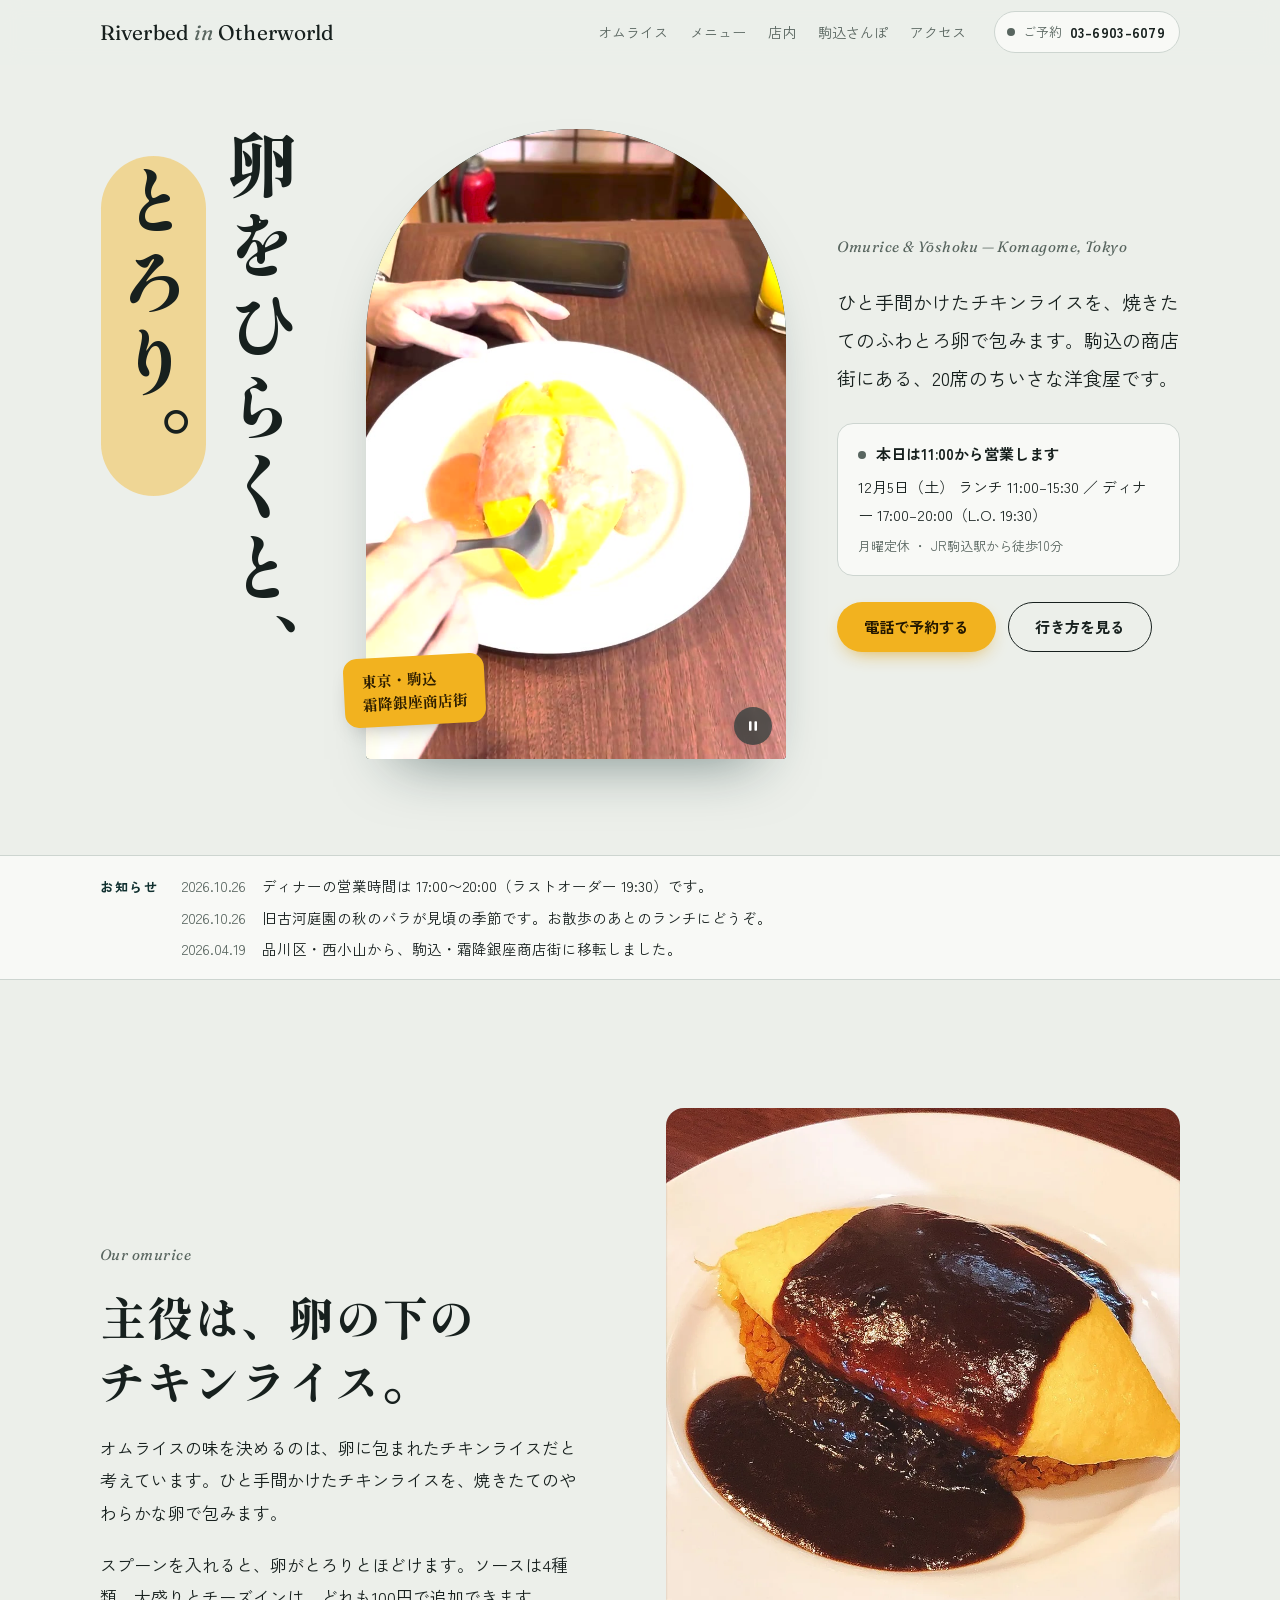
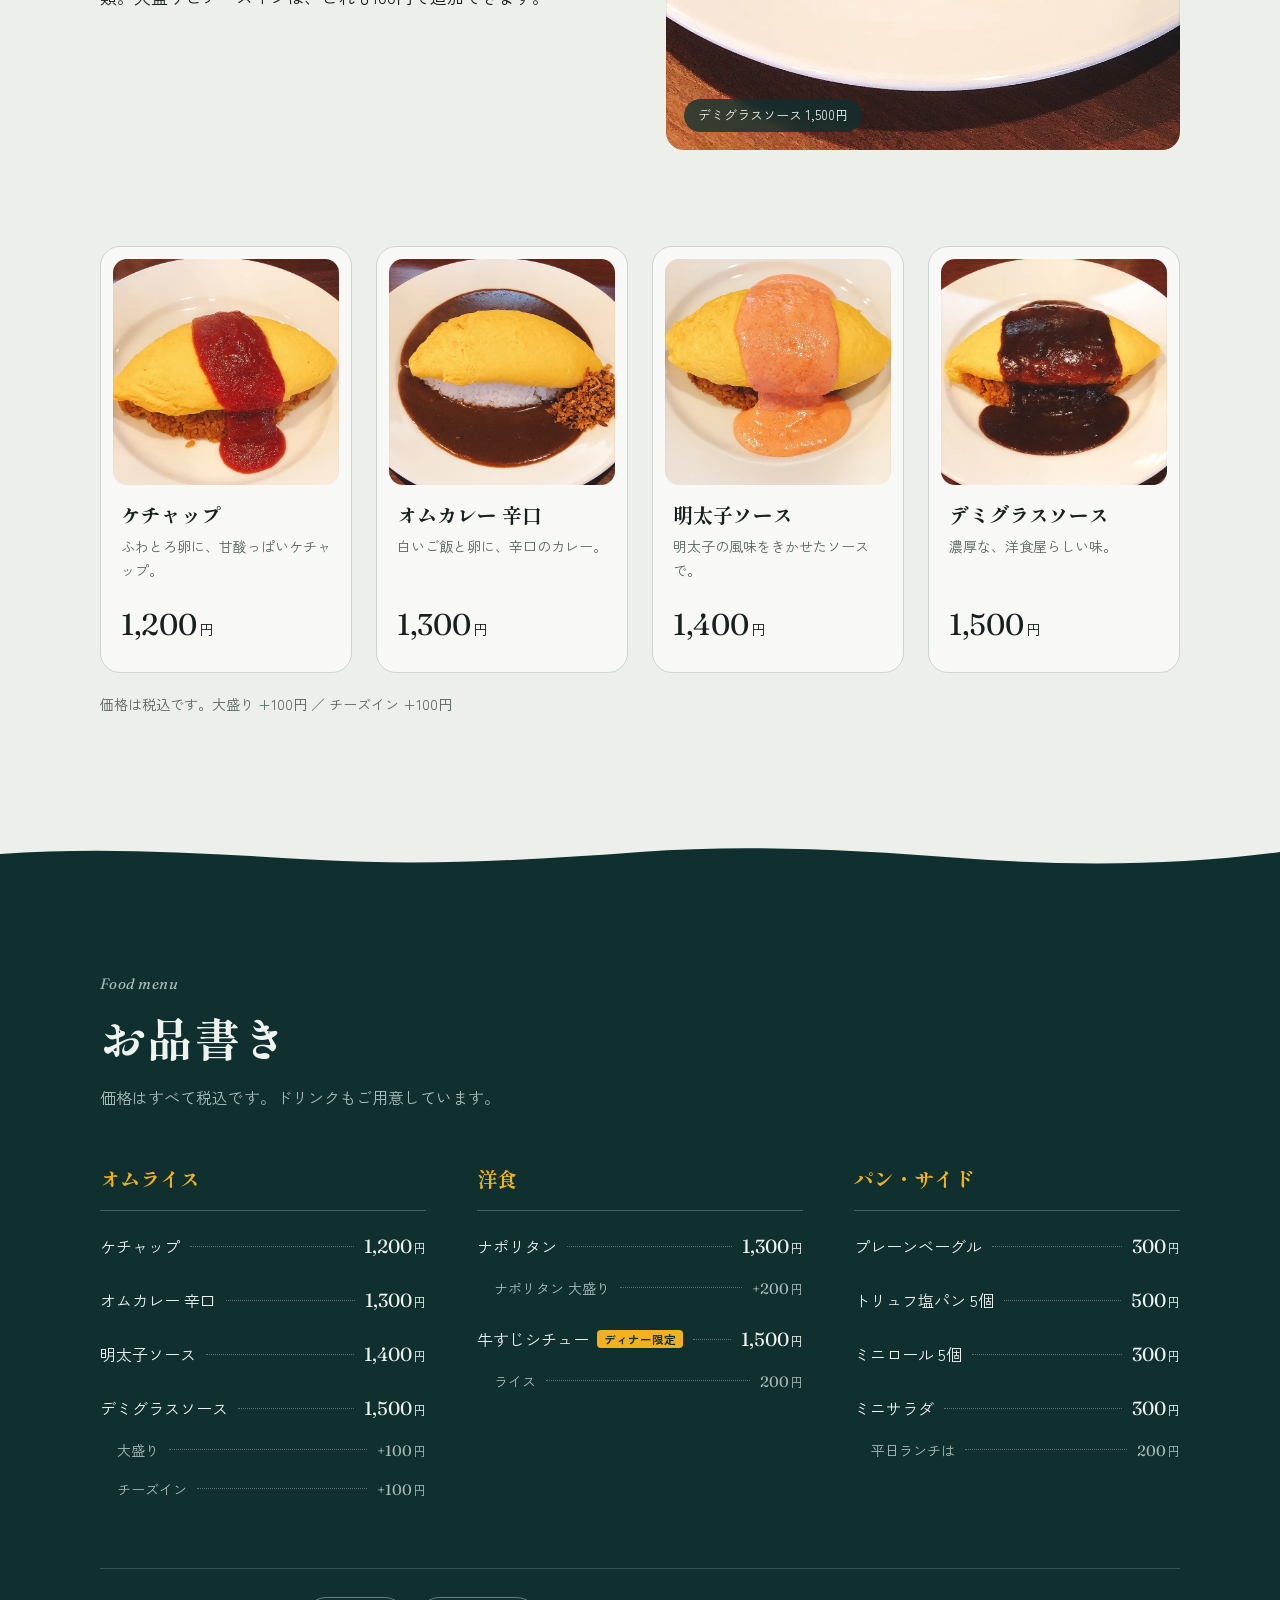
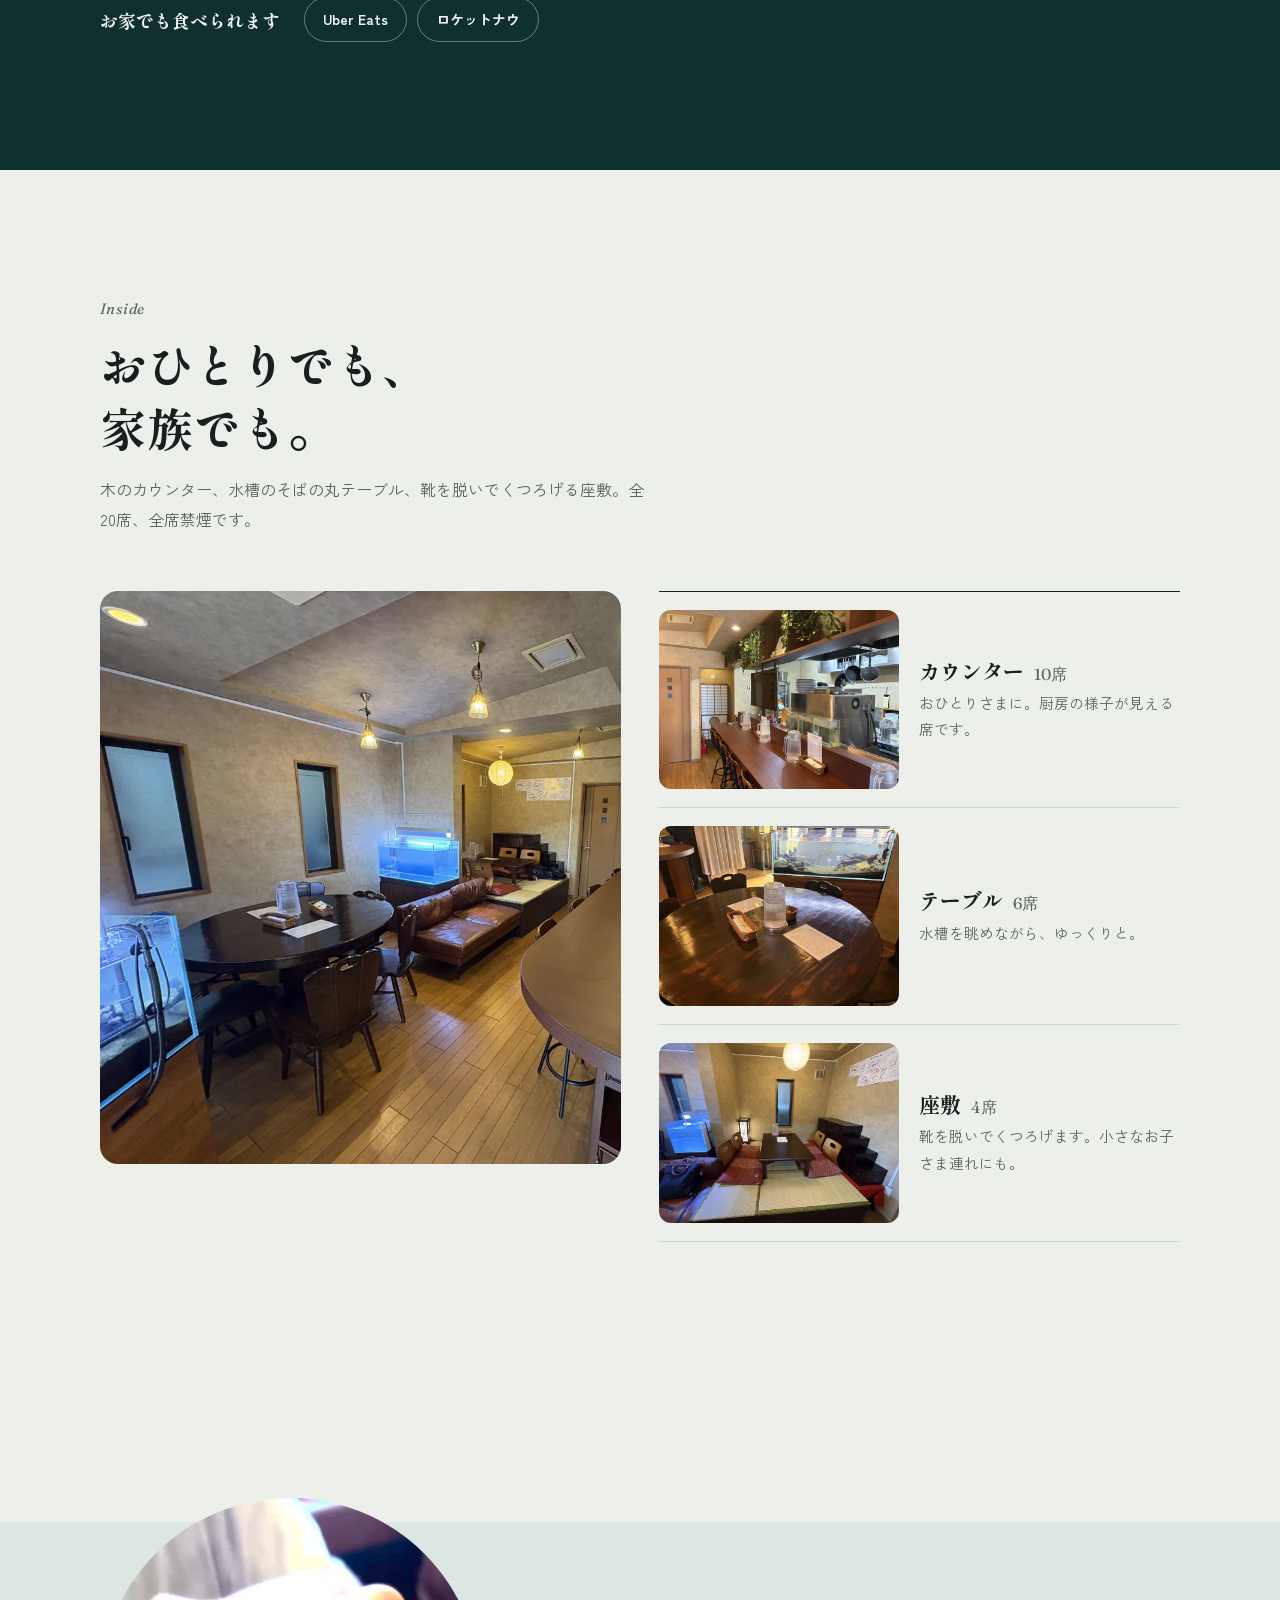
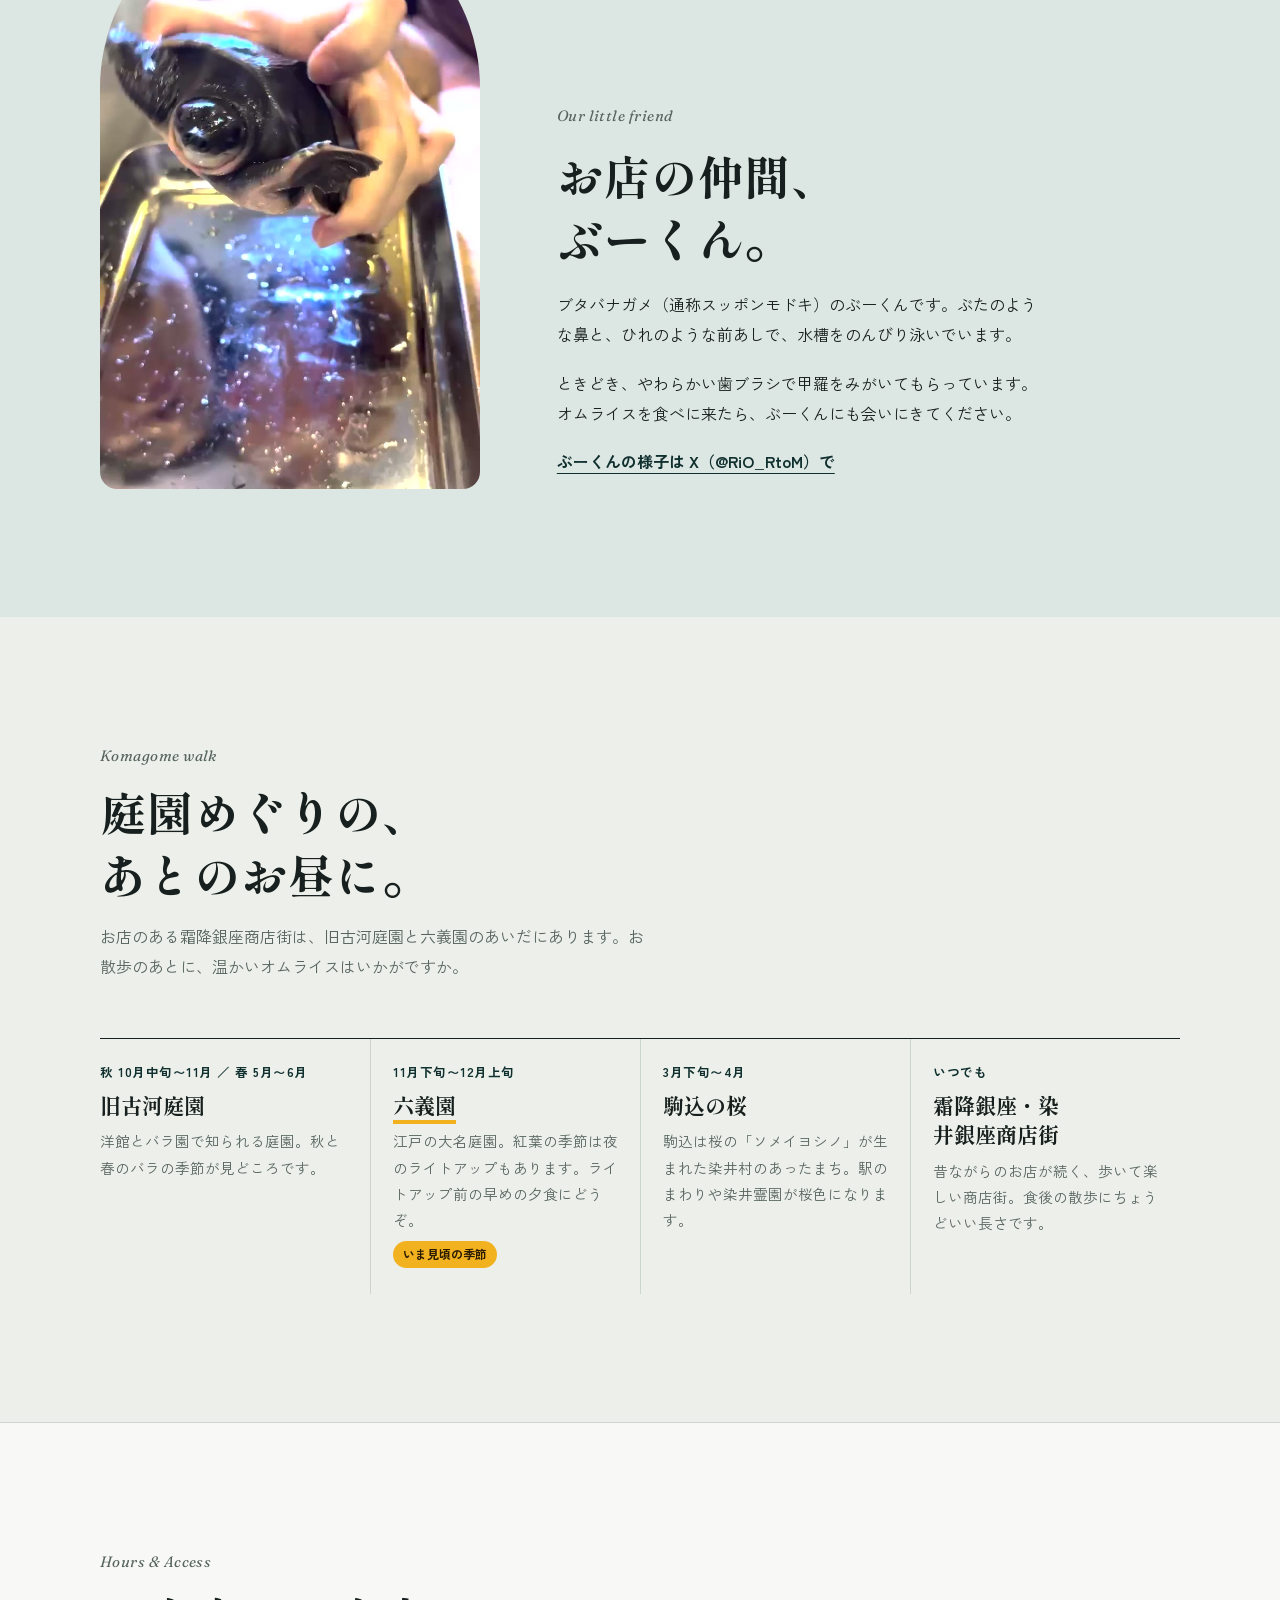
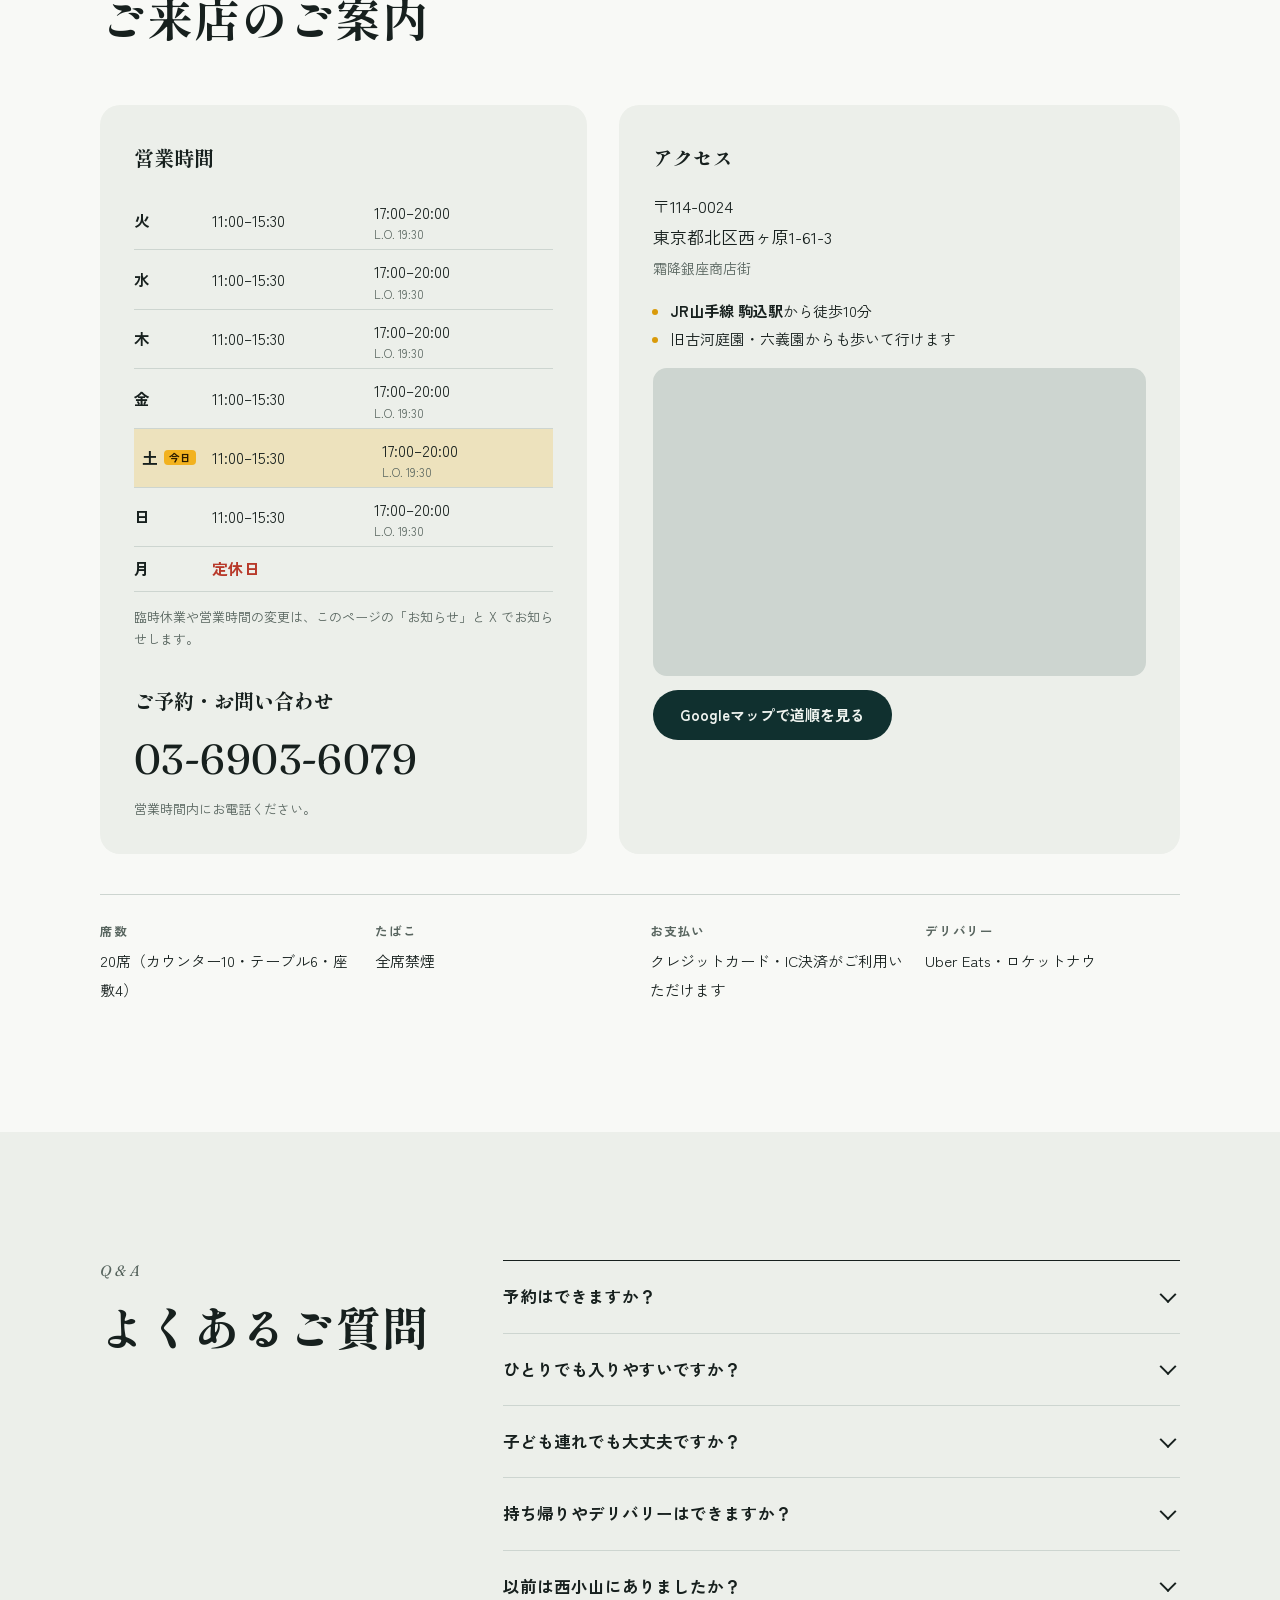
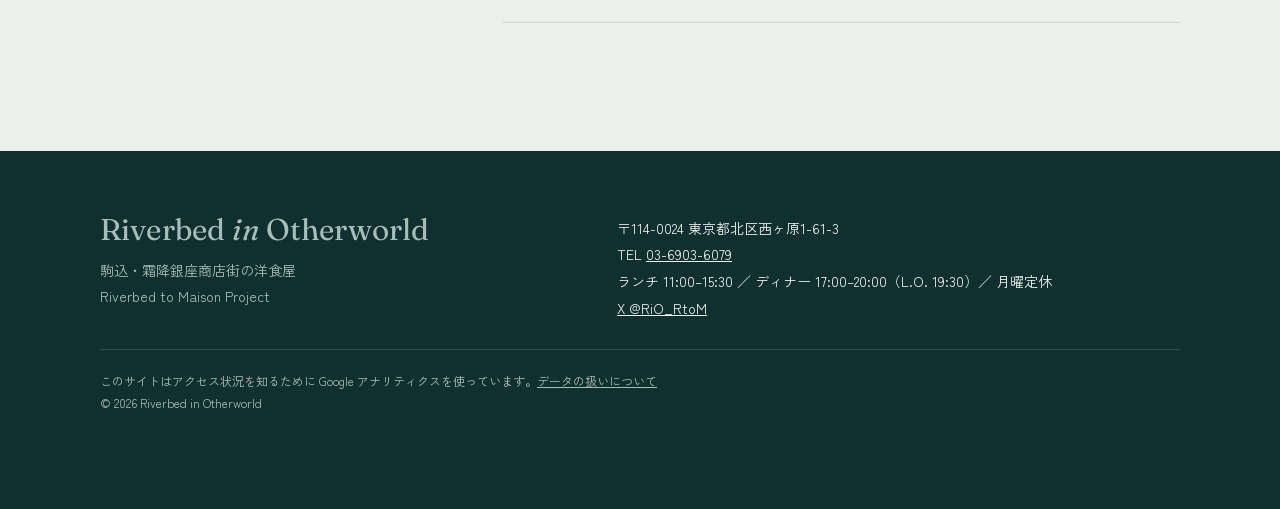
<file: index.html>
<!doctype html>
<html lang="ja">
<head>
<meta charset="utf-8">
<meta name="viewport" content="width=device-width,initial-scale=1,viewport-fit=cover">
<title>Riverbed in Otherworld｜駒込・霜降銀座のオムライスと洋食</title>
<meta name="description" content="JR駒込駅から徒歩10分、霜降銀座商店街の洋食屋 Riverbed in Otherworld（RiO）。ひと手間かけたチキンライスを、ふわとろ卵で包んだオムライスが看板です。ランチ11:00〜、月曜定休。旧古河庭園・六義園のお散歩帰りにもどうぞ。">
<link rel="canonical" href="https://kiokaihatsu.github.io/riverbed-in-otherworld/">
<meta name="theme-color" content="#10302F">

<meta property="og:type" content="restaurant">
<meta property="og:site_name" content="Riverbed in Otherworld">
<meta property="og:title" content="Riverbed in Otherworld｜駒込・霜降銀座のオムライス">
<meta property="og:description" content="ひと手間かけたチキンライスを、ふわとろ卵で包んだオムライス。JR駒込駅から徒歩10分、霜降銀座商店街の洋食屋です。">
<meta property="og:url" content="https://kiokaihatsu.github.io/riverbed-in-otherworld/">
<meta property="og:image" content="https://kiokaihatsu.github.io/riverbed-in-otherworld/assets/img/og.jpg">
<meta property="og:locale" content="ja_JP">
<meta name="twitter:card" content="summary_large_image">
<meta name="twitter:site" content="@RiO_RtoM">
<link rel="icon" href="favicon.svg" type="image/svg+xml">
<link rel="preconnect" href="https://fonts.googleapis.com">
<link rel="preconnect" href="https://fonts.gstatic.com" crossorigin>
<link rel="stylesheet" href="https://fonts.googleapis.com/css2?family=Fraunces:ital,opsz,wght@0,9..144,400;1,9..144,400;1,9..144,500&family=Shippori+Mincho+B1:wght@600;800&family=Zen+Kaku+Gothic+New:wght@400;500;700&display=swap">
<link rel="stylesheet" href="assets/css/site.css?v=202611021337">
<link rel="preload" as="image" href="assets/img/egg-poster.jpg">
<script type="application/ld+json">{"@context": "https://schema.org", "@type": "Restaurant", "name": "Riverbed in Otherworld", "alternateName": "RiO", "url": "https://kiokaihatsu.github.io/riverbed-in-otherworld/", "image": ["https://kiokaihatsu.github.io/riverbed-in-otherworld/assets/img/og.jpg", "https://kiokaihatsu.github.io/riverbed-in-otherworld/assets/img/omurice-main-960.webp", "https://kiokaihatsu.github.io/riverbed-in-otherworld/assets/img/interior-1600.webp"], "telephone": "+81-3-6903-6079", "priceRange": "¥1,000～¥2,000", "servesCuisine": ["洋食", "オムライス"], "acceptsReservations": "True", "address": {"@type": "PostalAddress", "postalCode": "114-0024", "addressRegion": "東京都", "addressLocality": "北区", "streetAddress": "西ヶ原1-61-3", "addressCountry": "JP"}, "openingHoursSpecification": [{"@type": "OpeningHoursSpecification", "dayOfWeek": ["Tuesday", "Wednesday", "Thursday", "Friday", "Saturday", "Sunday"], "opens": "11:00", "closes": "15:30"}, {"@type": "OpeningHoursSpecification", "dayOfWeek": ["Tuesday", "Wednesday", "Thursday", "Friday", "Saturday", "Sunday"], "opens": "17:00", "closes": "20:00"}], "sameAs": ["https://x.com/RiO_RtoM"], "hasMenu": {"@type": "Menu", "hasMenuSection": [{"@type": "MenuSection", "name": "オムライス", "hasMenuItem": [{"@type": "MenuItem", "name": "オムライス ケチャップ", "offers": {"@type": "Offer", "price": 1200, "priceCurrency": "JPY"}}, {"@type": "MenuItem", "name": "オムカレー 辛口", "offers": {"@type": "Offer", "price": 1300, "priceCurrency": "JPY"}}, {"@type": "MenuItem", "name": "オムライス 明太子ソース", "offers": {"@type": "Offer", "price": 1400, "priceCurrency": "JPY"}}, {"@type": "MenuItem", "name": "オムライス デミグラスソース", "offers": {"@type": "Offer", "price": 1500, "priceCurrency": "JPY"}}]}]}}</script>
<script async src="https://www.googletagmanager.com/gtag/js?id=G-KCESSEWWDP"></script>
<script>window.dataLayer=window.dataLayer||[];function gtag(){dataLayer.push(arguments);}gtag('js',new Date());gtag('config','G-KCESSEWWDP');</script>
</head>
<body>
<a class="skip" href="#main">本文へ移動</a>

<header class="bar" id="bar">
  <div class="bar-in">
    <a class="wordmark" href="#top" aria-label="Riverbed in Otherworld トップへ">Riverbed <i>in</i> Otherworld</a>
    <nav class="bar-nav" aria-label="サイト内">
      <a href="#omurice">オムライス</a>
      <a href="#menu">メニュー</a>
      <a href="#inside">店内</a>
      <a href="#walk">駒込さんぽ</a>
      <a href="#visit">アクセス</a>
    </nav>
    <a class="bar-tel" href="tel:0369036079" data-track="tel_click" data-place="header">
      <span class="status-dot" data-status-dot aria-hidden="true"></span>
      <span data-status-short>ご予約</span>
      <b>03-6903-6079</b>
    </a>
  </div>
</header>

<main id="main">

<!-- HERO -->
<section class="hero" id="top">
  <div class="hero-in">
    <h1 class="hero-title"><span>卵をひらくと、</span><span class="yolk">とろり。</span></h1>

    <div class="hero-media">
      <div class="arch">
        <video class="arch-video" src="assets/video/egg.mp4" poster="assets/img/egg-poster.jpg" autoplay muted loop playsinline preload="auto" aria-label="オムライスの卵にスプーンを入れる様子"></video>
        <button class="video-toggle" type="button" data-video-toggle aria-label="動画を一時停止">
          <svg viewBox="0 0 20 20" aria-hidden="true"><rect x="5" y="4" width="3.2" height="12" rx="1"/><rect x="11.8" y="4" width="3.2" height="12" rx="1"/></svg>
        </button>
      </div>
      <p class="hero-place">東京・駒込<br>霜降銀座商店街</p>
    </div>

    <div class="hero-side">
      <p class="eyebrow">Omurice &amp; Yōshoku — Komagome, Tokyo</p>
      <p class="hero-lede">ひと手間かけたチキンライスを、焼きたてのふわとろ卵で包みます。駒込の商店街にある、20席のちいさな洋食屋です。</p>

      <div class="today" aria-live="polite">
        <div class="today-head"><span class="status-dot" data-status-dot aria-hidden="true"></span><b data-status-text>本日の営業</b></div>
        <p class="today-hours" data-today-hours>ランチ 11:00–15:30 ／ ディナー 17:00–20:00（L.O. 19:30）</p>
        <p class="today-note">月曜定休 ・ JR駒込駅から徒歩10分</p>
      </div>

      <div class="cta">
        <a class="btn btn-yolk" href="tel:0369036079" data-track="tel_click" data-place="hero">電話で予約する</a>
        <a class="btn btn-line" href="#visit" data-track="access_click" data-place="hero">行き方を見る</a>
      </div>
    </div>
  </div>
</section>

<!-- NEWS -->
<section class="news" aria-label="お知らせ">
  <div class="wrap news-in">
    <p class="news-label">お知らせ</p>
    <ul class="news-list">
      <li><time datetime="2026-10-26">2026.10.26</time><span>ディナーの営業時間は 17:00〜20:00（ラストオーダー 19:30）です。</span></li>
      <li><time datetime="2026-10-26">2026.10.26</time><span>旧古河庭園の秋のバラが見頃の季節です。お散歩のあとのランチにどうぞ。</span></li>
      <li><time datetime="2026-04-19">2026.04.19</time><span>品川区・西小山から、駒込・霜降銀座商店街に移転しました。</span></li>
    </ul>
  </div>
</section>

<!-- OMURICE -->
<section class="sec" id="omurice" aria-labelledby="h-omurice">
  <div class="wrap omurice">
    <div class="omurice-text">
      <p class="eyebrow">Our omurice</p>
      <h2 id="h-omurice">主役は、卵の下の<br>チキンライス。</h2>
      <p>オムライスの味を決めるのは、卵に包まれたチキンライスだと考えています。ひと手間かけたチキンライスを、焼きたてのやわらかな卵で包みます。</p>
      <p>スプーンを入れると、卵がとろりとほどけます。ソースは4種類。大盛りとチーズインは、どれも100円で追加できます。</p>
    </div>
    <figure class="omurice-photo">
      <img src="assets/img/omurice-main-960.webp" width="960" height="1200" alt="ふわとろ卵にデミグラスソースをかけたオムライス。卵の下からチキンライスがのぞく" loading="lazy" decoding="async">
      <figcaption>デミグラスソース 1,500円</figcaption>
    </figure>
  </div>

  <div class="wrap">
    <ul class="sauces" aria-label="4種類のソース">
      <li class="sauce">
        <img class="sauce-photo" src="assets/img/sauce-ketchup.webp" width="720" height="720" alt="ケチャップをかけたオムライス" loading="lazy" decoding="async">
        <h3>ケチャップ</h3>
        <p>ふわとろ卵に、甘酸っぱいケチャップ。</p>
        <p class="price"><span>1,200</span>円</p>
      </li>
      <li class="sauce">
        <img class="sauce-photo" src="assets/img/sauce-curry.webp" width="720" height="720" alt="カレーの上にふわとろ卵をのせたオムカレー。フライドオニオン添え" loading="lazy" decoding="async">
        <h3>オムカレー 辛口</h3>
        <p>白いご飯と卵に、辛口のカレー。</p>
        <p class="price"><span>1,300</span>円</p>
      </li>
      <li class="sauce">
        <img class="sauce-photo" src="assets/img/sauce-mentaiko.webp" width="720" height="720" alt="明太子ソースをかけたオムライス" loading="lazy" decoding="async">
        <h3>明太子ソース</h3>
        <p>明太子の風味をきかせたソースで。</p>
        <p class="price"><span>1,400</span>円</p>
      </li>
      <li class="sauce">
        <img class="sauce-photo" src="assets/img/sauce-demi.webp" width="720" height="720" alt="デミグラスソースをかけたオムライス" loading="lazy" decoding="async">
        <h3>デミグラスソース</h3>
        <p>濃厚な、洋食屋らしい味。</p>
        <p class="price"><span>1,500</span>円</p>
      </li>
    </ul>
    <p class="sauce-note">価格は税込です。大盛り +100円 ／ チーズイン +100円</p>
  </div>
</section>

<!-- MENU -->
<section class="sec menu-band" id="menu" aria-labelledby="h-menu" data-track-view="menu_view">
  <div class="wrap">
    <div class="menu-head">
      <p class="eyebrow">Food menu</p>
      <h2 id="h-menu">お品書き</h2>
      <p>価格はすべて税込です。ドリンクもご用意しています。</p>
    </div>
    <div class="menu-cols">
      <div class="menu-col">
        <h3>オムライス</h3>
        <dl class="menu-list">
          <div><dt>ケチャップ</dt><dd>1,200</dd></div>
          <div><dt>オムカレー 辛口</dt><dd>1,300</dd></div>
          <div><dt>明太子ソース</dt><dd>1,400</dd></div>
          <div><dt>デミグラスソース</dt><dd>1,500</dd></div>
          <div class="sub"><dt>大盛り</dt><dd>+100</dd></div>
          <div class="sub"><dt>チーズイン</dt><dd>+100</dd></div>
        </dl>
      </div>
      <div class="menu-col">
        <h3>洋食</h3>
        <dl class="menu-list">
          <div><dt>ナポリタン</dt><dd>1,300</dd></div>
          <div class="sub"><dt>ナポリタン 大盛り</dt><dd>+200</dd></div>
          <div><dt>牛すじシチュー<em>ディナー限定</em></dt><dd>1,500</dd></div>
          <div class="sub"><dt>ライス</dt><dd>200</dd></div>
        </dl>
      </div>
      <div class="menu-col">
        <h3>パン・サイド</h3>
        <dl class="menu-list">
          <div><dt>プレーンベーグル</dt><dd>300</dd></div>
          <div><dt>トリュフ塩パン 5個</dt><dd>500</dd></div>
          <div><dt>ミニロール 5個</dt><dd>300</dd></div>
          <div><dt>ミニサラダ</dt><dd>300</dd></div>
          <div class="sub"><dt>平日ランチは</dt><dd>200</dd></div>
        </dl>
      </div>
    </div>
    <div class="delivery">
      <p>お家でも食べられます</p>
      <ul>
        <li><a href="https://www.ubereats.com/jp" target="_blank" rel="noopener" data-track="delivery_click" data-place="ubereats">Uber Eats</a></li>
        <li><a href="https://rocketnow.jp/" target="_blank" rel="noopener" data-track="delivery_click" data-place="rocketnow">ロケットナウ</a></li>
      </ul>
    </div>
  </div>
</section>

<!-- INSIDE -->
<section class="sec" id="inside" aria-labelledby="h-inside">
  <div class="wrap">
    <div class="sec-head">
      <p class="eyebrow">Inside</p>
      <h2 id="h-inside">おひとりでも、<br>家族でも。</h2>
      <p>木のカウンター、水槽のそばの丸テーブル、靴を脱いでくつろげる座敷。全20席、全席禁煙です。</p>
    </div>

    <div class="rooms">
      <figure class="room-main">
        <picture>
          <source type="image/webp" srcset="assets/img/interior-800.webp 800w, assets/img/interior-1600.webp 1600w" sizes="(max-width: 760px) 92vw, 50vw">
          <img src="assets/img/interior-800.webp" width="1600" height="1818" alt="店内。水槽のそばの丸テーブル、革のソファ、奥に座敷、右手に木のカウンター" loading="lazy" decoding="async">
        </picture>
      </figure>
      <ul class="room-list">
        <li class="room">
          <img src="assets/img/counter-800.webp" width="800" height="600" alt="厨房に面した木のカウンター席" loading="lazy" decoding="async">
          <div><h3>カウンター<span>10席</span></h3><p>おひとりさまに。厨房の様子が見える席です。</p></div>
        </li>
        <li class="room">
          <img src="assets/img/table-tank-800.webp" width="800" height="600" alt="大きな水槽の前に置かれた木の丸テーブル" loading="lazy" decoding="async">
          <div><h3>テーブル<span>6席</span></h3><p>水槽を眺めながら、ゆっくりと。</p></div>
        </li>
        <li class="room">
          <img src="assets/img/zashiki-800.webp" width="800" height="600" alt="畳敷きの座敷席と座卓" loading="lazy" decoding="async">
          <div><h3>座敷<span>4席</span></h3><p>靴を脱いでくつろげます。小さなお子さま連れにも。</p></div>
        </li>
      </ul>
    </div>
  </div>
</section>

<!-- BUKUN -->
<section class="sec bukun" aria-labelledby="h-bukun">
  <div class="wrap bukun-in">
    <div class="bukun-media">
      <video src="assets/video/bukun.mp4" poster="assets/img/bukun-poster.jpg" muted loop playsinline preload="none" data-autoplay-visible aria-label="ブタバナガメのぶーくんが歯ブラシで甲羅を磨いてもらう様子"></video>
    </div>
    <div class="bukun-text">
      <p class="eyebrow">Our little friend</p>
      <h2 id="h-bukun">お店の仲間、<br>ぶーくん。</h2>
      <p>ブタバナガメ（通称スッポンモドキ）のぶーくんです。ぶたのような鼻と、ひれのような前あしで、水槽をのんびり泳いでいます。</p>
      <p>ときどき、やわらかい歯ブラシで甲羅をみがいてもらっています。オムライスを食べに来たら、ぶーくんにも会いにきてください。</p>
      <a class="text-link" href="https://x.com/RiO_RtoM" target="_blank" rel="noopener" data-track="x_click" data-place="bukun">ぶーくんの様子は X（@RiO_RtoM）で</a>
    </div>
  </div>
</section>

<!-- WALK -->
<section class="sec" id="walk" aria-labelledby="h-walk">
  <div class="wrap">
    <div class="sec-head">
      <p class="eyebrow">Komagome walk</p>
      <h2 id="h-walk">庭園めぐりの、<br>あとのお昼に。</h2>
      <p>お店のある霜降銀座商店街は、旧古河庭園と六義園のあいだにあります。お散歩のあとに、温かいオムライスはいかがですか。</p>
    </div>
    <ol class="walk" data-walk>
      <li data-months="10,11,5,6">
        <p class="walk-when">秋 10月中旬〜11月 ／ 春 5月〜6月</p>
        <h3>旧古河庭園</h3>
        <p>洋館とバラ園で知られる庭園。秋と春のバラの季節が見どころです。</p>
        <span class="now" hidden>いま見頃の季節</span>
      </li>
      <li data-months="11,12">
        <p class="walk-when">11月下旬〜12月上旬</p>
        <h3>六義園</h3>
        <p>江戸の大名庭園。紅葉の季節は夜のライトアップもあります。ライトアップ前の早めの夕食にどうぞ。</p>
        <span class="now" hidden>いま見頃の季節</span>
      </li>
      <li data-months="3,4">
        <p class="walk-when">3月下旬〜4月</p>
        <h3>駒込の桜</h3>
        <p>駒込は桜の「ソメイヨシノ」が生まれた染井村のあったまち。駅のまわりや染井霊園が桜色になります。</p>
        <span class="now" hidden>いま見頃の季節</span>
      </li>
      <li data-months="">
        <p class="walk-when">いつでも</p>
        <h3>霜降銀座・染井銀座商店街</h3>
        <p>昔ながらのお店が続く、歩いて楽しい商店街。食後の散歩にちょうどいい長さです。</p>
      </li>
    </ol>
  </div>
</section>

<!-- VISIT -->
<section class="sec visit" id="visit" aria-labelledby="h-visit" data-track-view="access_view">
  <div class="wrap">
    <div class="sec-head">
      <p class="eyebrow">Hours &amp; Access</p>
      <h2 id="h-visit">ご来店のご案内</h2>
    </div>

    <div class="visit-grid">
      <div class="visit-card">
        <h3>営業時間</h3>
        <table class="hours" data-hours>
          <tbody>
            <tr data-day="2"><th>火</th><td>11:00–15:30</td><td>17:00–20:00<small>L.O. 19:30</small></td></tr>
            <tr data-day="3"><th>水</th><td>11:00–15:30</td><td>17:00–20:00<small>L.O. 19:30</small></td></tr>
            <tr data-day="4"><th>木</th><td>11:00–15:30</td><td>17:00–20:00<small>L.O. 19:30</small></td></tr>
            <tr data-day="5"><th>金</th><td>11:00–15:30</td><td>17:00–20:00<small>L.O. 19:30</small></td></tr>
            <tr data-day="6"><th>土</th><td>11:00–15:30</td><td>17:00–20:00<small>L.O. 19:30</small></td></tr>
            <tr data-day="0"><th>日</th><td>11:00–15:30</td><td>17:00–20:00<small>L.O. 19:30</small></td></tr>
            <tr data-day="1" class="closed"><th>月</th><td colspan="2">定休日</td></tr>
          </tbody>
        </table>
        <p class="small">臨時休業や営業時間の変更は、このページの「お知らせ」と X でお知らせします。</p>

        <h3>ご予約・お問い合わせ</h3>
        <p class="tel-big"><a href="tel:0369036079" data-track="tel_click" data-place="visit">03-6903-6079</a></p>
        <p class="small">営業時間内にお電話ください。</p>
      </div>

      <div class="visit-card">
        <h3>アクセス</h3>
        <address class="addr">
          〒114-0024<br>東京都北区西ヶ原1-61-3<br><span>霜降銀座商店街</span>
        </address>
        <ul class="route">
          <li><b>JR山手線 駒込駅</b>から徒歩10分</li>
          <li>旧古河庭園・六義園からも歩いて行けます</li>
        </ul>
        <div class="map">
          <iframe title="Riverbed in Otherworld の地図" src="https://www.google.com/maps?q=Riverbed+in+Otherworld,+%E6%9D%B1%E4%BA%AC%E9%83%BD%E5%8C%97%E5%8C%BA%E8%A5%BF%E3%83%B6%E5%8E%9F1-61-3&amp;z=17&amp;output=embed" loading="lazy" referrerpolicy="no-referrer-when-downgrade"></iframe>
        </div>
        <a class="btn btn-deep" href="https://www.google.com/maps/search/?api=1&amp;query=Riverbed%20in%20Otherworld&amp;query_place_id=ChIJhf1X8-OLGGARtE__jwSZ_dU" target="_blank" rel="noopener" data-track="map_click" data-place="visit">Googleマップで道順を見る</a>
      </div>
    </div>

    <dl class="facts">
      <div><dt>席数</dt><dd>20席（カウンター10・テーブル6・座敷4）</dd></div>
      <div><dt>たばこ</dt><dd>全席禁煙</dd></div>
      <div><dt>お支払い</dt><dd>クレジットカード・IC決済がご利用いただけます</dd></div>
      <div><dt>デリバリー</dt><dd>Uber Eats・ロケットナウ</dd></div>
    </dl>
  </div>
</section>

<!-- FAQ -->
<section class="sec faq" aria-labelledby="h-faq">
  <div class="wrap faq-in">
    <div class="sec-head">
      <p class="eyebrow">Q &amp; A</p>
      <h2 id="h-faq">よくあるご質問</h2>
    </div>
    <div class="faq-list">
      <details>
        <summary>予約はできますか？</summary>
        <p>お電話（03-6903-6079）で承ります。</p>
      </details>
      <details>
        <summary>ひとりでも入りやすいですか？</summary>
        <p>カウンターが10席あります。おひとりでも気軽にどうぞ。</p>
      </details>
      <details>
        <summary>子ども連れでも大丈夫ですか？</summary>
        <p>靴を脱いでくつろげる座敷席（4席）があります。混み合う時間を避けたい方は、お電話でお問い合わせください。</p>
      </details>
      <details>
        <summary>持ち帰りやデリバリーはできますか？</summary>
        <p>Uber Eats とロケットナウでご注文いただけます。</p>
      </details>
      <details>
        <summary>以前は西小山にありましたか？</summary>
        <p>はい。2026年4月に品川区・西小山から、北区・西ヶ原（駒込）の霜降銀座商店街へ移転しました。</p>
      </details>
    </div>
  </div>
</section>

</main>

<footer class="foot">
  <div class="wrap foot-in">
    <div class="foot-brand">
      <p class="wordmark">Riverbed <i>in</i> Otherworld</p>
      <p>駒込・霜降銀座商店街の洋食屋<br>Riverbed to Maison Project</p>
    </div>
    <div class="foot-info">
      <p>〒114-0024 東京都北区西ヶ原1-61-3</p>
      <p>TEL <a href="tel:0369036079" data-track="tel_click" data-place="footer">03-6903-6079</a></p>
      <p>ランチ 11:00–15:30 ／ ディナー 17:00–20:00（L.O. 19:30）／ 月曜定休</p>
      <p><a href="https://x.com/RiO_RtoM" target="_blank" rel="noopener" data-track="x_click" data-place="footer">X @RiO_RtoM</a></p>
    </div>
    <p class="foot-legal">このサイトはアクセス状況を知るために Google アナリティクスを使っています。<a href="https://policies.google.com/technologies/partner-sites?hl=ja" target="_blank" rel="noopener">データの扱いについて</a><br>© 2026 Riverbed in Otherworld</p>
  </div>
</footer>

<a class="float-call" href="tel:0369036079" data-track="tel_click" data-place="float" aria-label="電話で予約する 03-6903-6079">
  <svg viewBox="0 0 24 24" aria-hidden="true"><path d="M6.6 10.8a15.2 15.2 0 0 0 6.6 6.6l2.2-2.2a1 1 0 0 1 1-.25 11.4 11.4 0 0 0 3.6.57 1 1 0 0 1 1 1V20a1 1 0 0 1-1 1A17 17 0 0 1 3 4a1 1 0 0 1 1-1h3.5a1 1 0 0 1 1 1c0 1.25.2 2.45.57 3.57a1 1 0 0 1-.25 1z"/></svg>
  <span>電話で予約</span>
</a>

<script>window.RIO = {"hours": {"lunch": ["11:00", "15:30"], "dinner": ["17:00", "20:00"], "dinnerLastOrder": "19:30"}, "closedWeekdays": [1], "exceptions": []};</script>
<script src="assets/js/site.js?v=202611021337" defer></script>
</body>
</html>
</file>
<file: assets/css/site.css>
/* Riverbed in Otherworld — site styles
   色：川底の石（stone）と、夜の川の深い緑（deep）、卵の黄色（yolk） */
:root{
  --stone:#ECEFEA;
  --paper:#F8F9F6;
  --ink:#17201E;
  --muted:#58655F;
  --line:#CDD5D0;
  --deep:#10302F;
  --deep-2:#184340;
  --on-deep:#EEF3EF;
  --on-deep-muted:#A9BDB8;
  --yolk:#F2B21F;
  --yolk-deep:#D99A0A;
  --ketchup:#B8392A;
  --open:#2E8A5B;

  --mincho:"Shippori Mincho B1","Hiragino Mincho ProN","Yu Mincho",serif;
  --gothic:"Zen Kaku Gothic New","Hiragino Sans","Hiragino Kaku Gothic ProN","Yu Gothic",system-ui,sans-serif;
  --latin:"Fraunces","Times New Roman",serif;

  --gutter:clamp(16px,4vw,40px);
  --maxw:1160px;
  --bar-h:64px;
}
*,*::before,*::after{box-sizing:border-box}
html{scroll-behavior:smooth;scroll-padding-top:calc(var(--bar-h) + 12px);-webkit-text-size-adjust:100%}
body{margin:0;background:var(--stone);color:var(--ink);font-family:var(--gothic);font-size:16px;line-height:1.9;font-feature-settings:"palt" 0;-webkit-font-smoothing:antialiased}
img,video{display:block;max-width:100%;height:auto}
a{color:inherit}
h1,h2,h3{margin:0;font-weight:inherit;text-wrap:balance}
p{margin:0}
:focus-visible{outline:2px solid var(--yolk-deep);outline-offset:3px;border-radius:3px}
.skip{position:absolute;left:12px;top:-60px;background:var(--deep);color:var(--on-deep);padding:8px 14px;border-radius:6px;z-index:100}
.skip:focus{top:12px}

.wrap{max-width:var(--maxw);margin:0 auto;padding-inline:var(--gutter)}
.sec{padding-block:clamp(72px,10vw,128px)}
.eyebrow{font-family:var(--latin);font-style:italic;font-size:15px;letter-spacing:.03em;color:var(--muted);line-height:1.4}
.sec h2,.hero-title{font-family:var(--mincho);font-weight:800;letter-spacing:.02em}
.sec h2{font-size:clamp(30px,4.4vw,46px);line-height:1.38}
.sec-head{display:flex;flex-direction:column;gap:14px;max-width:34em;margin-bottom:clamp(36px,5vw,56px)}
.sec-head p:not(.eyebrow){color:var(--muted)}

/* ---------- top bar ---------- */
.bar{position:sticky;top:0;z-index:20;background:color-mix(in srgb,var(--stone) 90%,transparent);backdrop-filter:saturate(1.2) blur(10px);-webkit-backdrop-filter:saturate(1.2) blur(10px);border-bottom:1px solid transparent;transition:border-color .2s;padding-top:env(safe-area-inset-top,0px)}
.bar.scrolled{border-bottom-color:var(--line)}
.bar-in{max-width:var(--maxw);margin:0 auto;padding-inline:var(--gutter);height:var(--bar-h);display:flex;align-items:center;gap:28px}
.wordmark{font-family:var(--latin);font-size:21px;font-weight:400;letter-spacing:.005em;text-decoration:none;line-height:1;white-space:nowrap}
.wordmark i{font-style:italic;color:var(--muted)}
.bar-nav{display:flex;gap:22px;margin-left:auto;font-size:14px}
.bar-nav a{text-decoration:none;color:var(--muted);padding-block:6px;background:linear-gradient(var(--yolk),var(--yolk)) left bottom/0 2px no-repeat;transition:background-size .25s,color .2s}
.bar-nav a:hover{color:var(--ink);background-size:100% 2px}
.bar-tel{display:inline-flex;align-items:center;gap:8px;text-decoration:none;font-size:13px;color:var(--muted);border:1px solid var(--line);border-radius:999px;padding:6px 14px 6px 12px;background:var(--paper);white-space:nowrap}
.bar-tel b{color:var(--ink);font-size:14.5px;font-variant-numeric:tabular-nums;letter-spacing:.02em}
.status-dot{width:8px;height:8px;border-radius:50%;background:var(--muted);flex:none}
.status-dot.is-open{background:var(--open);box-shadow:0 0 0 4px color-mix(in srgb,var(--open) 22%,transparent)}
.status-dot.is-closed{background:var(--ketchup)}

/* ---------- hero ---------- */
.hero{padding-block:clamp(28px,5vw,64px) clamp(56px,8vw,96px);overflow:hidden}
.hero-in{max-width:var(--maxw);margin:0 auto;padding-inline:var(--gutter);display:grid;grid-template-columns:auto minmax(280px,420px) minmax(0,1fr);gap:clamp(24px,4vw,56px);align-items:center}
.hero-title{writing-mode:vertical-rl;font-size:clamp(44px,5.6vw,76px);line-height:1.5;letter-spacing:.12em;height:max-content;align-self:start;display:flex;flex-direction:column;align-items:flex-start;gap:0}
.hero-title span{display:block}
.hero-title .yolk{color:var(--ink);position:relative;padding-top:.5em}
.hero-title .yolk{isolation:isolate}
.hero-title .yolk::before{content:"";position:absolute;top:.38em;bottom:-.12em;left:.02em;right:.02em;background:var(--yolk);border-radius:999px;opacity:.42;z-index:-1}
.hero-media{position:relative}
.arch{position:relative;border-radius:999px 999px 18px 18px;overflow:hidden;aspect-ratio:2/3;background:var(--deep);box-shadow:0 30px 60px -30px rgba(16,48,47,.55)}
.arch-video{width:100%;height:100%;object-fit:cover}
.video-toggle{position:absolute;right:14px;bottom:14px;width:38px;height:38px;border-radius:50%;border:0;background:rgba(16,48,47,.62);color:#fff;display:grid;place-items:center;cursor:pointer;backdrop-filter:blur(4px)}
.video-toggle svg{width:16px;height:16px;fill:currentColor}
.hero-place{position:absolute;left:-22px;bottom:34px;background:var(--yolk);color:#2B1C00;font-family:var(--mincho);font-weight:800;font-size:15px;line-height:1.5;padding:12px 18px;border-radius:14px;transform:rotate(-3deg);box-shadow:0 10px 24px -14px rgba(0,0,0,.45)}
.hero-side{display:flex;flex-direction:column;gap:26px;max-width:30em}
.hero-lede{font-size:clamp(17px,1.5vw,19px);line-height:2}
.today{background:var(--paper);border:1px solid var(--line);border-radius:16px;padding:16px 20px;display:flex;flex-direction:column;gap:4px}
.today-head{display:flex;align-items:center;gap:10px;font-size:15px}
.today-hours{font-variant-numeric:tabular-nums;font-size:15px}
.today-note{font-size:13px;color:var(--muted)}
.cta{display:flex;gap:12px;flex-wrap:wrap}
.btn{display:inline-flex;align-items:center;justify-content:center;gap:8px;font:inherit;font-weight:700;font-size:15px;line-height:1.2;text-decoration:none;padding:15px 26px;border-radius:999px;border:1.5px solid transparent;cursor:pointer;transition:transform .15s,background-color .2s,box-shadow .2s}
.btn:hover{transform:translateY(-1px)}
.btn-yolk{background:var(--yolk);color:#231700;box-shadow:0 8px 20px -10px rgba(217,154,10,.9)}
.btn-yolk:hover{background:#F5BE3F}
.btn-line{border-color:var(--ink);color:var(--ink)}
.btn-deep{background:var(--deep);color:var(--on-deep)}

/* ---------- news ---------- */
.news{border-block:1px solid var(--line);background:var(--paper)}
.news-in{display:flex;gap:24px;align-items:baseline;padding-block:16px;flex-wrap:wrap}
.news-label{font-weight:700;font-size:13px;letter-spacing:.12em;color:var(--deep);flex:none}
.news-list{list-style:none;margin:0;padding:0;display:flex;flex-direction:column;gap:4px;flex:1;min-width:0}
.news-list li{display:flex;gap:16px;font-size:14.5px;flex-wrap:wrap}
.news-list time{font-variant-numeric:tabular-nums;color:var(--muted);flex:none}

/* ---------- omurice ---------- */
.omurice{display:grid;grid-template-columns:minmax(0,1fr) minmax(0,1.05fr);gap:clamp(32px,6vw,88px);align-items:center;margin-bottom:clamp(56px,8vw,96px)}
.omurice-text{display:flex;flex-direction:column;gap:20px;max-width:30em}
.omurice-text p:not(.eyebrow){font-size:17px}
.omurice-photo{margin:0;position:relative}
.omurice-photo img{width:100%;aspect-ratio:4/5;object-fit:cover;border-radius:18px}
.omurice-photo figcaption{position:absolute;left:18px;bottom:18px;background:rgba(16,48,47,.78);color:var(--on-deep);font-size:13px;padding:4px 14px;border-radius:999px;backdrop-filter:blur(4px)}

.sauces{list-style:none;margin:0;padding:0;display:grid;grid-template-columns:repeat(4,minmax(0,1fr));gap:clamp(12px,2vw,24px)}
.sauce{background:var(--paper);border-radius:20px;padding:12px 12px 22px;display:flex;flex-direction:column;gap:6px;border:1px solid var(--line)}
.sauce h3{font-family:var(--mincho);font-weight:800;font-size:20px;line-height:1.4;margin-top:10px;padding-inline:8px}
.sauce p{padding-inline:8px}
.sauce p{font-size:14px;color:var(--muted);line-height:1.7}
.sauce .price{margin-top:auto;padding-top:10px;color:var(--ink);font-size:14px}
.sauce .price span{font-family:var(--latin);font-size:30px;font-variant-numeric:tabular-nums lining-nums;margin-right:2px}
.sauce-note{margin-top:18px;font-size:14px;color:var(--muted)}
.sauce-photo{width:100%;aspect-ratio:1;object-fit:cover;border-radius:14px;transition:transform .35s}
.sauce{overflow:hidden}
.sauce:hover .sauce-photo{transform:scale(1.03)}

/* ---------- menu band ---------- */
.menu-band{background:var(--deep);color:var(--on-deep);position:relative}
.menu-band::before{content:"";position:absolute;left:0;right:0;top:-1px;height:28px;background:var(--stone);-webkit-mask:url("data:image/svg+xml,%3Csvg xmlns='http://www.w3.org/2000/svg' viewBox='0 0 1200 28' preserveAspectRatio='none'%3E%3Cpath d='M0 0h1200v8c-100 14-200 14-300 6S700 0 600 8 400 22 300 16 100 2 0 10z'/%3E%3C/svg%3E") center/100% 100% no-repeat;mask:url("data:image/svg+xml,%3Csvg xmlns='http://www.w3.org/2000/svg' viewBox='0 0 1200 28' preserveAspectRatio='none'%3E%3Cpath d='M0 0h1200v8c-100 14-200 14-300 6S700 0 600 8 400 22 300 16 100 2 0 10z'/%3E%3C/svg%3E") center/100% 100% no-repeat}
.menu-band .eyebrow{color:var(--on-deep-muted)}
.menu-head{display:flex;flex-direction:column;gap:12px;margin-bottom:48px}
.menu-head p:not(.eyebrow){color:var(--on-deep-muted)}
.menu-cols{display:grid;grid-template-columns:repeat(3,minmax(0,1fr));gap:clamp(28px,4vw,56px)}
.menu-col h3{font-family:var(--mincho);font-weight:800;font-size:20px;padding-bottom:12px;border-bottom:1px solid rgba(238,243,239,.25);margin-bottom:8px;color:var(--yolk)}
.menu-list{margin:0}
.menu-list>div{display:flex;align-items:baseline;gap:10px;padding:9px 0}
.menu-list dt{flex:0 1 auto}
.menu-list dt em{font-style:normal;font-size:11.5px;font-weight:700;color:var(--deep);background:var(--yolk);border-radius:4px;padding:1px 7px;margin-left:8px;vertical-align:2px;white-space:nowrap}
.menu-list>div::after{content:"";order:1;flex:1 1 16px;border-bottom:1px dotted rgba(238,243,239,.35);transform:translateY(-6px)}
.menu-list dd{order:2;margin:0;font-family:var(--latin);font-size:19px;font-variant-numeric:tabular-nums lining-nums;white-space:nowrap}
.menu-list dd::after{content:"円";font-family:var(--gothic);font-size:12px;margin-left:2px}
.menu-list .sub{padding:2px 0 8px 1.2em;font-size:14px;color:var(--on-deep-muted)}
.menu-list .sub dd{font-size:15px}
.delivery{margin-top:56px;display:flex;align-items:center;gap:16px 24px;flex-wrap:wrap;padding-top:28px;border-top:1px solid rgba(238,243,239,.18)}
.delivery p{font-family:var(--mincho);font-weight:800;font-size:18px}
.delivery ul{list-style:none;margin:0;padding:0;display:flex;gap:10px;flex-wrap:wrap}
.delivery a{display:inline-block;text-decoration:none;border:1px solid rgba(238,243,239,.4);border-radius:999px;padding:8px 18px;font-size:14px;font-weight:700}
.delivery a:hover{background:rgba(238,243,239,.08)}

/* ---------- inside ---------- */
.rooms{display:grid;grid-template-columns:minmax(0,1fr) minmax(0,1fr);gap:clamp(20px,3vw,40px);align-items:start}
.room-main{margin:0}
.room-main img{width:100%;aspect-ratio:4/4.4;object-fit:cover;border-radius:18px}
.room-list{list-style:none;margin:0;padding:0;display:flex;flex-direction:column;border-top:1px solid var(--ink)}
.room{display:grid;grid-template-columns:minmax(0,46%) minmax(0,1fr);gap:20px;align-items:center;padding:18px 0;border-bottom:1px solid var(--line)}
.room img{width:100%;aspect-ratio:4/3;object-fit:cover;border-radius:12px}
.room h3{font-family:var(--mincho);font-weight:800;font-size:21px;line-height:1.4;display:flex;align-items:baseline;gap:10px}
.room h3 span{font-family:var(--latin);font-weight:400;font-size:16px;color:var(--muted)}
.room p{font-size:14.5px;color:var(--muted);line-height:1.8;margin-top:4px}

/* ---------- bukun ---------- */
.bukun{background:linear-gradient(180deg,var(--stone) 0,var(--stone) 18%,#DCE6E2 18%,#DCE6E2 100%)}
.bukun-in{display:grid;grid-template-columns:minmax(260px,380px) minmax(0,1fr);gap:clamp(32px,6vw,88px);align-items:end}
.bukun-media video{width:100%;aspect-ratio:9/14;object-fit:cover;border-radius:200px 200px 18px 18px;background:var(--deep)}
.bukun-text{display:flex;flex-direction:column;gap:18px;max-width:30em;padding-bottom:12px}
.text-link{color:var(--deep);font-weight:700;text-underline-offset:5px;text-decoration-thickness:1px}

/* ---------- walk ---------- */
.walk{list-style:none;margin:0;padding:0;display:grid;grid-template-columns:repeat(4,minmax(0,1fr));gap:0;border-top:1px solid var(--ink)}
.walk li{padding:22px 22px 26px 0;display:flex;flex-direction:column;gap:8px;position:relative}
.walk li+li{padding-left:22px;border-left:1px solid var(--line)}
.walk h3{font-family:var(--mincho);font-weight:800;font-size:21px;line-height:1.4}
.walk p{font-size:14.5px;color:var(--muted);line-height:1.8}
.walk .walk-when{font-size:12.5px;font-weight:700;color:var(--deep);letter-spacing:.04em}
.walk .now{align-self:flex-start;font-size:12px;font-weight:700;background:var(--yolk);color:#2B1C00;border-radius:999px;padding:2px 10px}
.walk li.is-now h3{text-decoration:underline;text-decoration-color:var(--yolk);text-decoration-thickness:4px;text-underline-offset:6px}

/* ---------- visit ---------- */
.visit{background:var(--paper);border-top:1px solid var(--line)}
.visit-grid{display:grid;grid-template-columns:minmax(0,1fr) minmax(0,1.15fr);gap:clamp(20px,3vw,32px)}
.visit-card{display:flex;flex-direction:column;gap:14px;background:var(--stone);border-radius:20px;padding:clamp(22px,3vw,34px)}
.visit-card h3{font-family:var(--mincho);font-weight:800;font-size:20px}
.visit-card h3:not(:first-child){margin-top:18px}
.hours{border-collapse:collapse;width:100%;font-variant-numeric:tabular-nums;font-size:15.5px}
.hours th{text-align:left;font-weight:700;width:5em;padding:7px 0;white-space:nowrap}
.hours td{padding:7px 10px 7px 0}
.hours tr{border-bottom:1px solid var(--line)}
.hours tr.closed td{color:var(--ketchup);font-weight:700}
.hours tr.is-today{background:color-mix(in srgb,var(--yolk) 22%,transparent)}
.hours tr.is-today th::after{content:"今日";font-size:10.5px;font-weight:700;background:var(--yolk);color:#2B1C00;border-radius:4px;padding:0 5px;margin-left:6px;vertical-align:2px}
.hours tr.is-today th,.hours tr.is-today td:last-child{padding-inline:8px}
.small{font-size:13px;color:var(--muted);line-height:1.7}
.tel-big{font-family:var(--latin);font-size:clamp(32px,4vw,42px);line-height:1.2;font-variant-numeric:tabular-nums lining-nums;letter-spacing:.01em}
.tel-big a{text-decoration:none}
.addr{font-style:normal;font-size:17px;line-height:1.8}
.addr span{font-size:14px;color:var(--muted)}
.route{margin:0;padding-left:1.1em;font-size:15px}
.route li::marker{color:var(--yolk-deep)}
.map{border-radius:14px;overflow:hidden;aspect-ratio:16/10;background:var(--line)}
.map iframe{width:100%;height:100%;border:0;display:block;filter:saturate(.75)}
.visit-card .btn{align-self:flex-start}
.facts{margin:clamp(28px,4vw,40px) 0 0;display:grid;grid-template-columns:repeat(4,minmax(0,1fr));gap:20px;border-top:1px solid var(--line);padding-top:24px}
.facts dt{font-size:12.5px;font-weight:700;color:var(--muted);letter-spacing:.06em}
.facts dd{margin:4px 0 0;font-size:15px}

/* ---------- faq ---------- */
.faq-in{display:grid;grid-template-columns:minmax(0,1fr) minmax(0,2fr);gap:clamp(24px,5vw,72px)}
.faq-list{border-top:1px solid var(--ink)}
.faq details{border-bottom:1px solid var(--line)}
.faq summary{cursor:pointer;list-style:none;padding:20px 40px 20px 0;font-weight:700;font-size:16.5px;position:relative}
.faq summary::-webkit-details-marker{display:none}
.faq summary::after{content:"";position:absolute;right:6px;top:50%;width:12px;height:12px;border-right:2px solid var(--ink);border-bottom:2px solid var(--ink);transform:translateY(-70%) rotate(45deg);transition:transform .2s}
.faq details[open] summary::after{transform:translateY(-30%) rotate(225deg)}
.faq details p{padding:0 0 22px;color:var(--muted)}

/* ---------- footer ---------- */
.foot{background:var(--deep);color:var(--on-deep);padding-block:64px calc(96px + env(safe-area-inset-bottom,0px))}
.foot-in{display:grid;grid-template-columns:1fr 1.2fr;gap:28px 48px}
.foot .wordmark{font-size:30px;margin-bottom:12px}
.foot .wordmark i{color:var(--on-deep-muted)}
.foot p{font-size:14px;color:var(--on-deep-muted)}
.foot-info p{color:var(--on-deep)}
.foot-info a{font-variant-numeric:tabular-nums}
.foot-legal{grid-column:1/-1;border-top:1px solid rgba(238,243,239,.15);padding-top:20px;font-size:12px!important;line-height:1.8}

/* ---------- floating call (phones) ---------- */
.float-call{display:none}

/* ---------- responsive ---------- */
@media (max-width:1040px){
  .bar-nav{display:none}
  .bar-tel{margin-left:auto}
  .hero-in{grid-template-columns:auto minmax(0,1fr);grid-template-areas:"title media" "side side"}
  .hero-title{grid-area:title}
  .hero-media{grid-area:media;max-width:420px}
  .hero-side{grid-area:side;max-width:none;display:grid;grid-template-columns:1fr 1fr;gap:20px 32px;align-items:start}
  .hero-side .eyebrow,.hero-side .hero-lede{grid-column:1}
  .hero-side .today{grid-column:2;grid-row:1/3}
  .hero-side .cta{grid-column:1/-1}
  .sauces{grid-template-columns:repeat(2,minmax(0,1fr))}
  .walk{grid-template-columns:repeat(2,minmax(0,1fr))}
  .walk li:nth-child(3){padding-left:0;border-left:0}
  .walk li:nth-child(n+3){border-top:1px solid var(--line)}
  .facts{grid-template-columns:repeat(2,minmax(0,1fr))}
}
@media (max-width:760px){
  :root{--bar-h:56px}
  body{font-size:15.5px}
  .wordmark{font-size:18px}
  .bar-tel span:not(.status-dot){display:none}
  .bar-tel{padding:6px 12px}
  .hero{padding-top:16px}
  .hero-in{grid-template-columns:1fr;grid-template-areas:"media" "title" "side";gap:24px}
  .hero-media{max-width:none;width:100%}
  .arch{aspect-ratio:4/5;border-radius:220px 220px 16px 16px}
  .hero-place{left:auto;right:10px;bottom:auto;top:auto;bottom:18px;font-size:13px;padding:8px 12px}
  .hero-title{align-items:flex-start;writing-mode:horizontal-tb;font-size:clamp(36px,10vw,48px);letter-spacing:.04em;line-height:1.35}
  .hero-title .yolk{padding-top:0;display:inline-block}
  .hero-title .yolk::before{top:auto;left:-.06em;right:-.06em;bottom:.06em;height:.4em}
  .video-toggle{left:14px;right:auto}
  .hero-side{display:flex}
  .omurice,.visit-grid,.faq-in,.foot-in,.bukun-in{grid-template-columns:1fr}
  .omurice-photo{order:-1}
  .omurice-photo img{aspect-ratio:4/4.4}
  .menu-cols{grid-template-columns:1fr;gap:36px}
  .rooms{grid-template-columns:1fr}
  .room{grid-template-columns:minmax(0,40%) minmax(0,1fr);gap:14px}
  .room h3{font-size:18px}
  .bukun{background:#DCE6E2}
  .bukun-media{max-width:340px}
  .walk{grid-template-columns:1fr}
  .walk li,.walk li+li{padding:20px 0;border-left:0}
  .walk li+li{border-top:1px solid var(--line)}
  .sauce{padding:8px 8px 16px}
  .sauce h3{font-size:17px}
  .sauce .price span{font-size:25px}
  .float-call{display:flex;align-items:center;gap:8px;position:fixed;right:16px;bottom:calc(16px + env(safe-area-inset-bottom,0px));z-index:30;background:var(--yolk);color:#231700;text-decoration:none;font-weight:700;font-size:15px;padding:13px 20px 13px 16px;border-radius:999px;box-shadow:0 12px 28px -10px rgba(16,48,47,.6);transform:translateY(140%);transition:transform .3s}
  .float-call.show{transform:none}
  .float-call svg{width:18px;height:18px;fill:currentColor}
}
@media (max-width:420px){
  .sauces{gap:10px}
  .facts{grid-template-columns:1fr}
}
@media (prefers-reduced-motion:reduce){
  html{scroll-behavior:auto}
  *{transition:none!important;animation:none!important}
}
.hours td small{display:block;font-size:11.5px;color:var(--muted);line-height:1.3}
</file>
